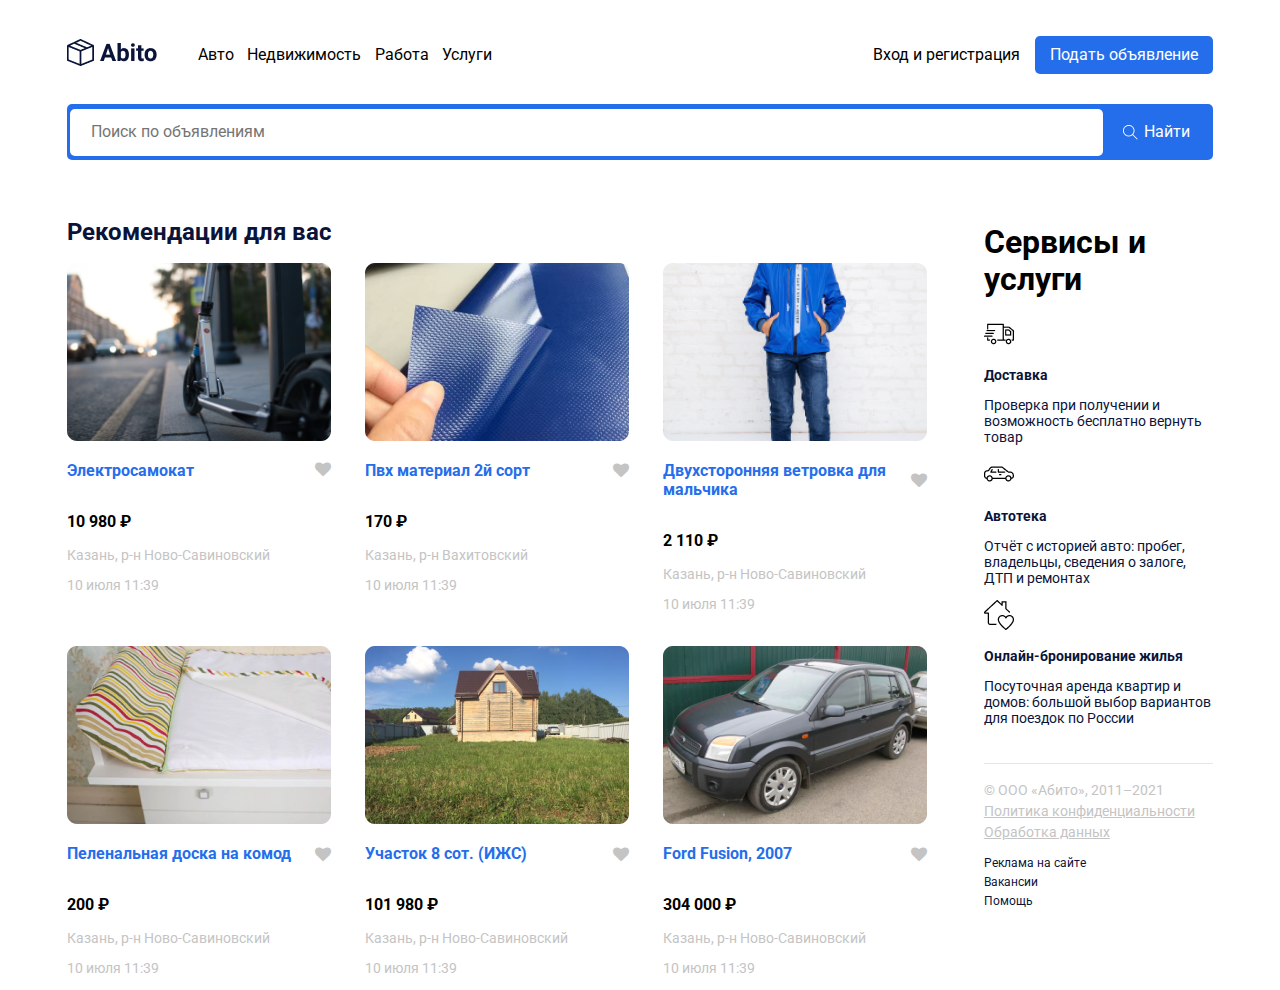
<file: pages/home/index.html>
<!DOCTYPE html>
<html lang="en">
<head>
    <meta charset="UTF-8">
    <meta http-equiv="X-UA-Compatible" content="IE=edge">
    <meta name="viewport" content="width=device-width, initial-scale=1.0">
    <link rel="stylesheet" href="style.css">
    <title>GitHub1</title>
</head>
<body>
    <div class="container">
        <div class="header">
            <div class="wrapper">
                <div class="header__nav-logo">
                    <div class="header__logo">
                        <img src="../../assetes/images/logo (1).png" alt="logo" class="logo">
                    </div>
                    <div class="header__navigation">
                        <ul class="header__nav">
                            <li class="header__item"><a href="#" class="header__link">Авто</a></li>
                            <li class="header__item"><a href="#" class="header__link">Недвижимость</a></li>
                            <li class="header__item"><a href="#" class="header__link">Работа</a></li>
                            <li class="header__item"><a href="#" class="header__link">Услуги</a></li>
                        </ul>
                    </div>
                </div>
                <div class="header__login">
                    <button class="btn">Вход и регистрация</button>
                    <button class="btn button">Подать объявление</button>
                </div>
            </div>
            <div class="search">
                <div class="search__main">
                    <input type="text" placeholder="Поиск по объявлениям">
                    <img src="../../assetes/icons/search 3.png" alt="bot" class="search__right">
                    <p class="search__text">Найти</p>
                </div>
            </div>
        </div>
        <div class="main">
            <div class="main__cards">
                <h1 class="ropango">Рекомендации для вас</h1>
                <div class="cards cards__one">
                    <div class="card">
                        <a href="/pages/single/index.html"></a><div class="wrap__img">
                            <img class="card__img" src="../../assetes/images/samokat.png" alt="samokat">
                        </div>
                        <div class="card__title-heart">
                            <h3 class="card__title">Электросамокат</h3><a class='heart' href="#"><i class="fa fa-heart" aria-hidden="true"></i></a>
                        </div>
                        <p class="card__cost">10 980 ₽</p>
                        <p class="card__desc">Казань, р-н Ново-Савиновский</p>
                        <p class="card__data">10 июля 11:39</p>
                    </div>
                    <div class="card">
                        <div class="wrap__img"><img class="card__img" src="../../assetes/images/Sherst.png" alt="sherst"></div>
                        <div class="card__title-heart">
                            <h3 class="card__title">Пвх материал 2й сорт</h3><i class="fa fa-heart" aria-hidden="true"></i></a>
                        </div>
                        <p class="card__cost">170 ₽</p>
                        <p class="card__desc">Казань, р-н Вахитовский</p>
                        <p class="card__data">10 июля 11:39</p>
                    </div>
                    <div class="card">
                        <div class="wrap__img">
                            <div class="wrap__img"><img class="card__img" src="../../assetes/images/Kyrtka.png" alt="kyrtka"></div>
                        </div>
                        <div class="card__title-heart">
                            <h3 class="card__title">Двухсторонняя ветровка для мальчика</h3><i class="fa fa-heart" aria-hidden="true"></i></a>
                        </div>
                        <p class="card__cost">2 110 ₽</p>
                        <p class="card__desc">Казань, р-н Ново-Савиновский</p>
                        <p class="card__data">10 июля 11:39</p>
                    </div>
                </div>
                <div class="cards">
                    <div class="card">
                        <div class="wrap__img"><img class="card__img" src="../../assetes/images/Wood.png" alt="doska"></div>
                        <div class="card__title-heart">
                            <h3 class="card__title">Пеленальная доска на комод</h3><i class="fa fa-heart" aria-hidden="true"></i></a>
                        </div>
                        <p class="card__cost">200 ₽</p>
                        <p class="card__desc">Казань, р-н Ново-Савиновский</p>
                        <p class="card__data">10 июля 11:39</p>
                    </div>
                    <div class="card">
                        <div class="wrap__img"><img class="card__img" src="../../assetes/images/Dom.png" alt="uchastok"></div>
                        <div class="card__title-heart">
                            <h3 class="card__title">Участок 8 сот. (ИЖС)</h3><i class="fa fa-heart" aria-hidden="true"></i></a>
                        </div>
                        <p class="card__cost">101 980 ₽</p>
                        <p class="card__desc">Казань, р-н Ново-Савиновский</p>
                        <p class="card__data">10 июля 11:39</p>
                    </div>
                    <div class="card">
                        <div class="wrap__img"><img class="card__img" src="../../assetes/images/Car.png" alt="car"></div>
                        <div class="card__title-heart">
                            <h3 class="card__title">Ford Fusion, 2007</h3><i class="fa fa-heart" aria-hidden="true"></i></a>
                        </div>
                        <p class="card__cost">304 000 ₽</p>
                        <p class="card__desc">Казань, р-н Ново-Савиновский</p>
                        <p class="card__data">10 июля 11:39</p>
                    </div>
                </div>
            </div>
            <div class="main__services">
                <h1 class="rec">Сервисы и услуги</h1>
                <div class="main__delivery block">
                    <img src="../../assetes/images/001-delivery-truck 1FURA.png" alt="#" class="main__img">
                    <h3 class="main__title">Доставка</h3>
                    <p class="main__desc">Проверка при получении и возможность бесплатно вернуть товар</p>
                </div>
                <div class="main__avto block">
                    <img src="../../assetes/images/002-sedan 1.png" alt="#" class="main__img">
                    <h3 class="main__title">Автотека</h3>
                    <p class="main__desc">Отчёт с историей авто: пробег, владельцы, сведения о залоге, ДТП и ремонтах</p>
                </div>
                <div class="main__reser block">
                    <img src="../../assetes/images/love 1.png" alt="#" class="main__img">
                    <h3 class="main__title">Онлайн-бронирование жилья</h3>
                    <p class="main__desc">Посуточная аренда квартир и домов: большой выбор вариантов для поездок по России</p>
                </div>
                <footer class="footer">
                    <p class="footer__text">© ООО «Абито», 2011–2021</p>
                    <a href="#" class="footer__links footer__text">Политика конфиденциальности</a>
                    <a href="#" class="footer__links footer__text">Обработка данных</a>
                    <ul class="footer__nav">
                        <li class="footer__item"><a href="#" class="footer__link">Реклама на сайте</a></li>
                        <li class="footer__item"><a href="#" class="footer__link">Вакансии</a></li>
                        <li class="footer__item"><a href="#" class="footer__link">Помощь</a></li>
                    </ul>
                </footer>
            </div>
        </div>
    </div>
</body>
</html>
</file>
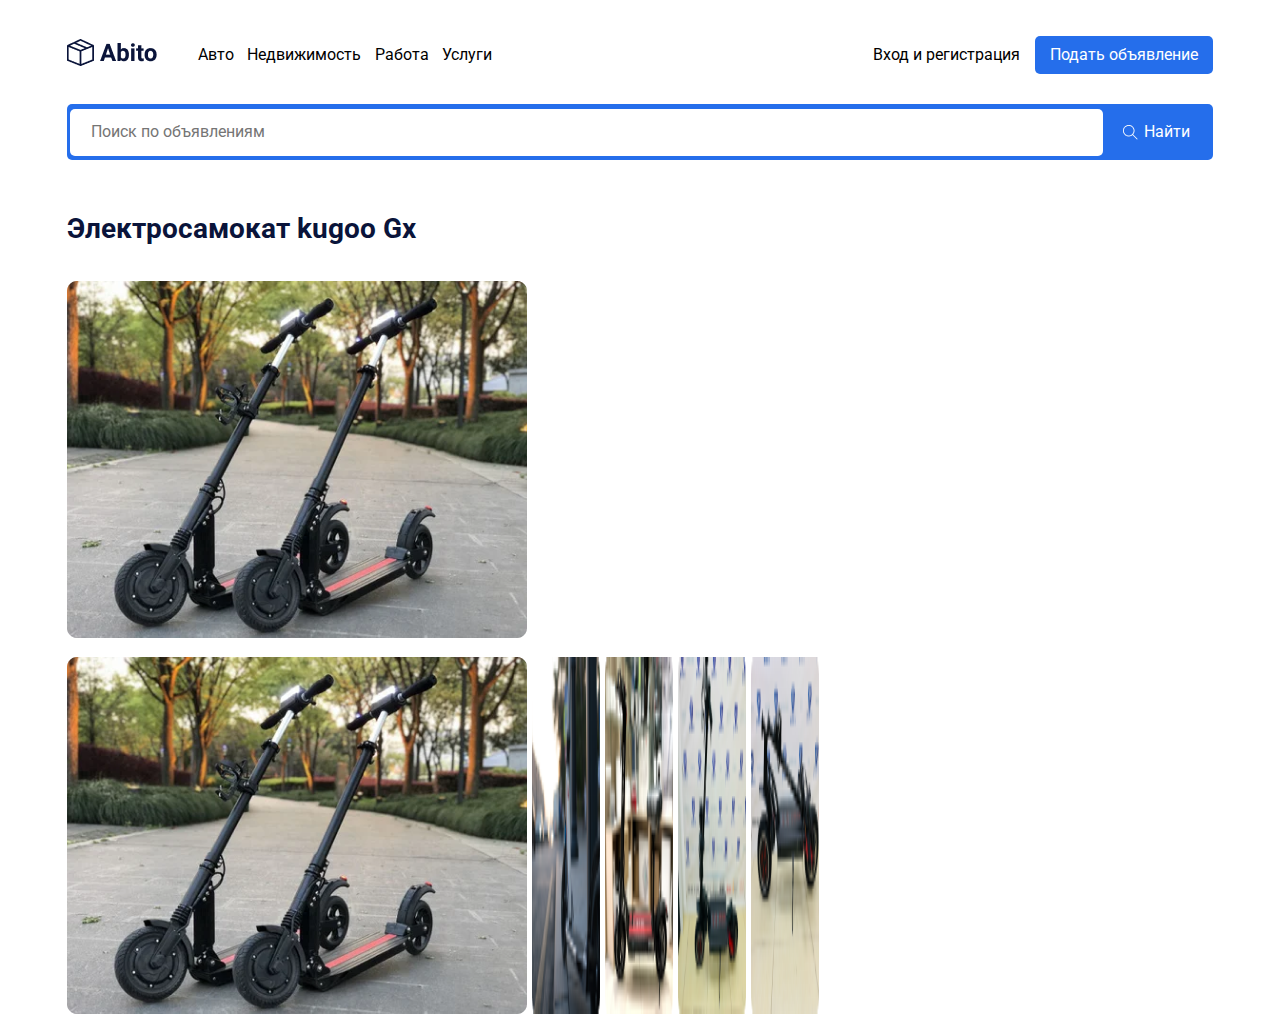
<file: pages/single/index.html>
<!DOCTYPE html>
<html lang="en">
<head>
    <meta charset="UTF-8">
    <meta http-equiv="X-UA-Compatible" content="IE=edge">
    <meta name="viewport" content="width=device-width, initial-scale=1.0">
    <link rel="stylesheet" href="style.css">
    <title>GitHub2</title>
</head>
<body>
    <div class="container">
        <div class="header">
            <div class="wrapper">
                <div class="header__nav-logo">
                    <div class="header__logo">
                        <img src="../../assetes/images/logo (1).png" alt="logo" class="logo">
                    </div>
                    <div class="header__navigation">
                        <ul class="header__nav">
                            <li class="header__item"><a href="#" class="header__link">Авто</a></li>
                            <li class="header__item"><a href="#" class="header__link">Недвижимость</a></li>
                            <li class="header__item"><a href="#" class="header__link">Работа</a></li>
                            <li class="header__item"><a href="#" class="header__link">Услуги</a></li>
                        </ul>
                    </div>
                </div>
                <div class="header__login">
                    <button class="btn">Вход и регистрация</button>
                    <button class="btn button">Подать объявление</button>
                </div>
            </div>
            <div class="search">
                <div class="search__main">
                    <input type="text" placeholder="Поиск по объявлениям">
                    <img src="../../assetes/icons/search 3.png" alt="bot" class="search__right">
                    <p class="search__text">Найти</p>
                </div>
            </div>
        </div>
        <div class="main">
            <div class="main__desc">
                <h1 class="rec">Электросамокат kugoo Gx</h1> 
                <img src="../../assetes/images/Rectangle 3.png" alt="samokat" class="main__image">
                <div class="main__image-mini">
                    <img src="../../assetes/images/Rectangle 3.png" alt="samokat">
                    <img src="../../assetes/images/Rectangle 5.png" alt="samokat">
                    <img src="../../assetes/images/Rectangle 6.png" alt="samokat">
                    <img src="../../assetes/images/Rectangle 7.png" alt="samokat">
                    <img src="../../assetes/images/Rectangle 8.png" alt="samokat">
                </div>
            </div>  
        </div>
    </div>
</body>
</html>
</file>
<file: pages/home/style.css>
@import url(../../assetes/css/normalize.css);
@import url(../../assetes/css/header.css);
@import url(../../assetes/css/fonts.css);
@import url(../../assetes/css/footer.css);
a{
    text-decoration: none;
    display: block;
}
.container{
    max-width: 1146px;
    margin: 0 auto;
}
.main{
    margin-top: 42px;
    display: flex;
    justify-content: space-between;
}
.main__cards{
    width: 75%;
}
.ropango{
    font-style: normal;
    font-weight: 700;
    font-size: 24px;
    line-height: 28px;
    color: #0A143A;
}
.cards{
    display: flex;
    justify-content: space-between;
}
.cards__one{
    margin-bottom: 20px;
}
.card{
    display: block;
}
.wrap__img{
    border-radius: 10px;
}
.card__img{
    object-fit: cover;
    max-width: 264px;
}
.card__title{
    font-style: normal;
    font-weight: 700;
    font-size: 16px;
    line-height: 19px;
    color: #256EEB;
    max-width: 225px;
}
.card__title-heart{
    display: flex;
    justify-content: space-between;
    align-items: center;
}
.fa-heart{
    color: #C4C4C4;
}
.fa-heart:hover{
    color: #256EEB;
}
.card__cost{
    font-style: normal;
    font-weight: 700;
    font-size: 16px;
    line-height: 19px;
}
.card__desc, .card__data{
    font-weight: 400;
    font-size: 14px;
    line-height: 16px;
    color: #C4C4C4;
}
.main__services{
    width: 20%;
}
.main__reser{
    margin-bottom: 37px;
}
.main__title{
    font-style: normal;
    font-weight: 700;
    font-size: 14px;
    line-height: 16px;
    color: #0A143A;
}
.main__desc{
    font-style: normal;
    font-weight: 400;
    font-size: 14px;
    line-height: 16px;
    color: #0A143A;
}
@media screen and (max-width:320px){
    .container{
        max-width: 270px;
    }
    .main{
        flex-direction: column;
    }
    .search__text{
        display: none;
    }
    .header__navigation{
        display: none;
    }
    .header__login{
        display: none;
    }
    .header__slider{
        display: block;
        margin-top: 12px;
    }
    .cards__two{
        display: none;
    }
    .cards{
        flex-direction: column;
    }
    .rec{
        font-family: 'Roboto';
        font-style: normal;
        font-weight: 700;
        font-size: 18px;
        line-height: 21px;
        color: #0A143A;
    }
    .main__services{
        width: 100%;
    }
}
</file>
<file: pages/single/style.css>
@import url(../../assetes/css/footer.css);
@import url(../../assetes/css/header.css);
@import url(../../assetes/css/fonts.css);
@import url(../../assetes/css/normalize.css);
@import url(../home/style.css);
.main{
    margin-top: 42px;
    display: flex;
    justify-content: flex-start;
}
.main__desc{
    max-width: 460px;
    margin-right: 30px;
}
.main__image{
    max-width: 460px;
    height: auto;
    object-fit: cover;
    margin-top: 25px;
    margin-bottom: 16px;
}
.main__image-mini{
    display: flex;
    max-width: 360px;
    gap: 5px;
}
.image_mini{
    object-fit: cover;
}
.text__desc{
    margin-top: 30px;
    max-width: 390px;
    font-family: 'Roboto';
    font-style: normal;
    font-weight: 400;
    font-size: 14px;
    line-height: 140%;
    color: #0A143A;
}
.user__name{
    font-family: 'Roboto';
    font-style: normal;
    font-weight: 700;
    font-size: 14px;
    line-height: 16px;
    color: #0A143A;
}
.user__op{
    font-family: 'Roboto';
    font-style: normal;
    font-weight: 400;
    font-size: 12px;
    line-height: 14px;
    color: #0A143A;
}
.user__desc{
    margin-right: 74px;
}
.user{
    display: flex;
    margin-bottom: 30px;
}
.main__button{
    width: 264px;
    height: 54px;
    border: 0;
    color: white;
    background-color: #256EEB;
    border-radius: 5px;
    margin-bottom: 14px;
}
.main__button:hover{
    cursor: pointer;
}
.btns{
    display: flex;
    flex-direction: column;
}
.main__btn{
    background: #14B4BE;
}
.main__seller{
    margin-right: 128px;
}
.adv2{
    margin-bottom: 26px;
}
@media screen and (max-width:320px){
    .main__image {
        max-width: 269px;
    }
    .image_mini {
        max-width: 62px;
    }
    .image_mini:nth-child(4) {
        display: none;
    }
    .text__desc{
        margin-bottom: 46px;
    }
    .main__btn{
        margin-bottom: 46px;
    }
}
</file>
